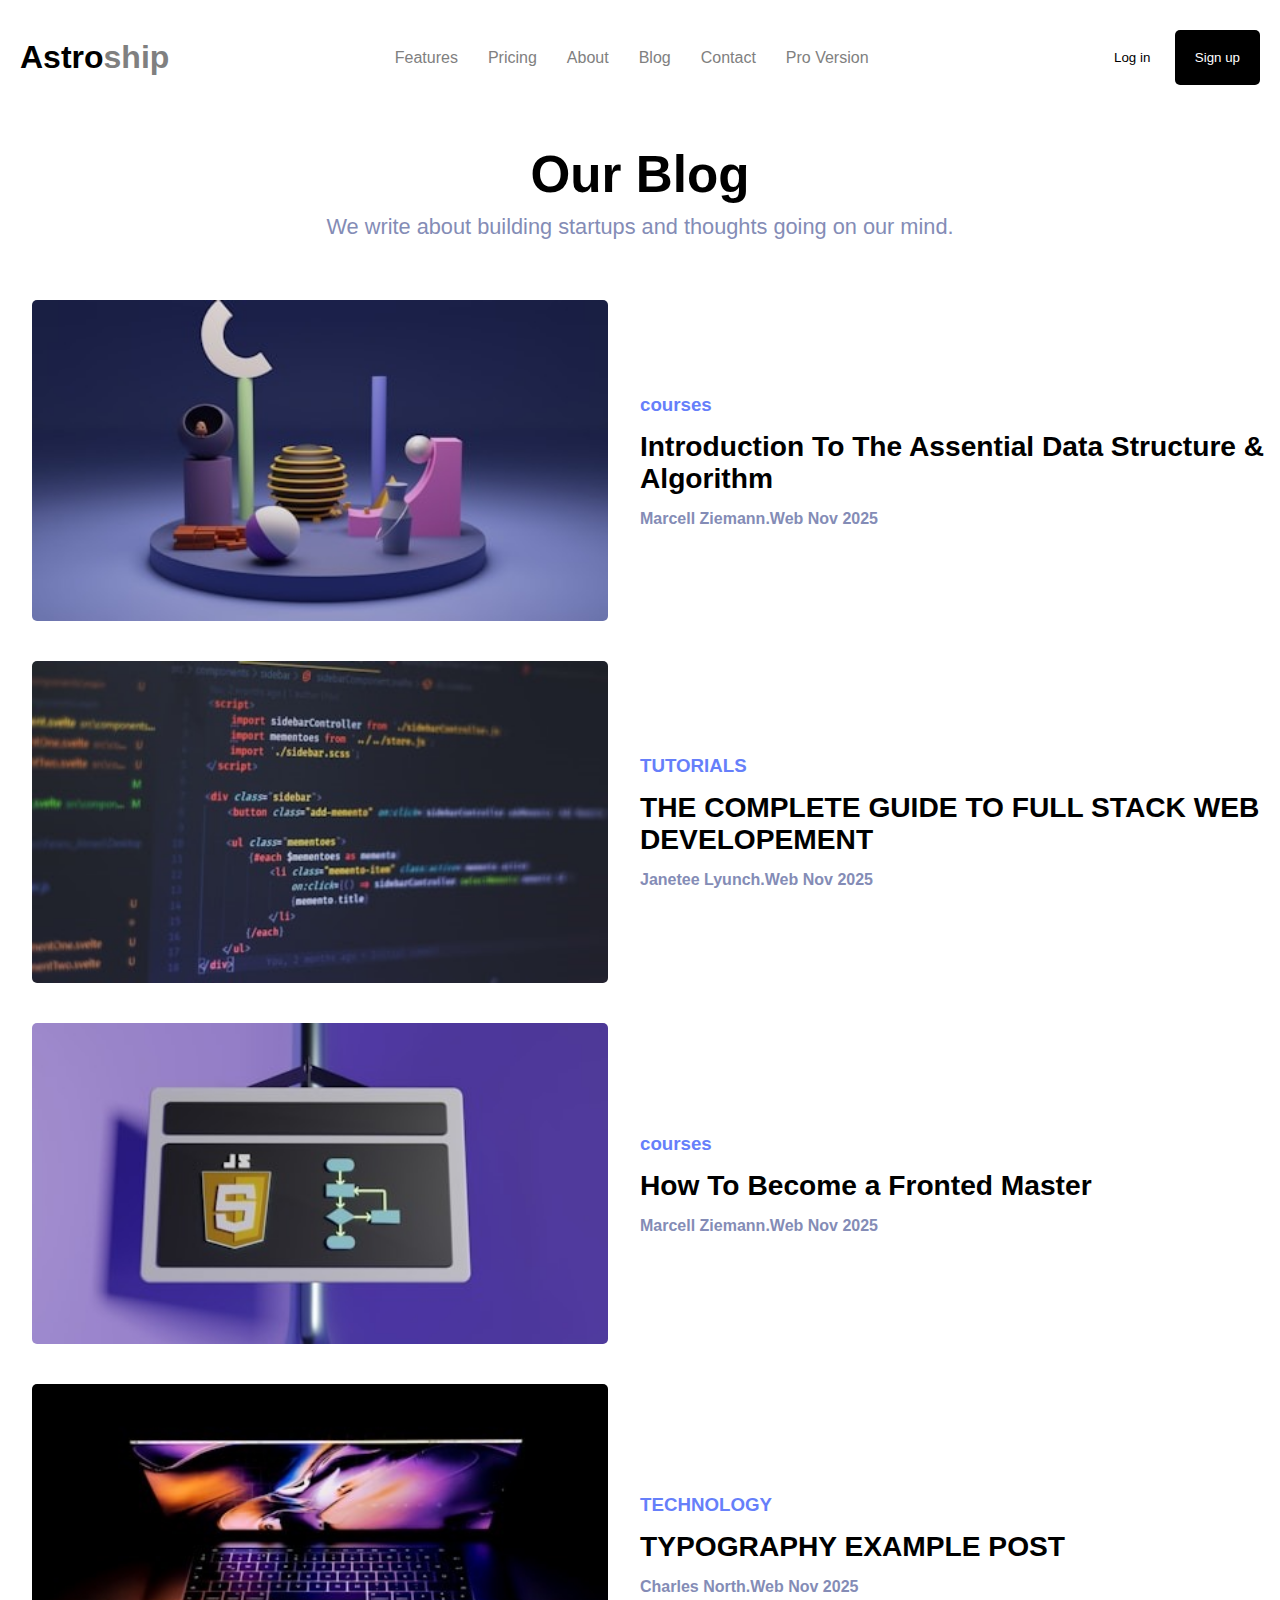
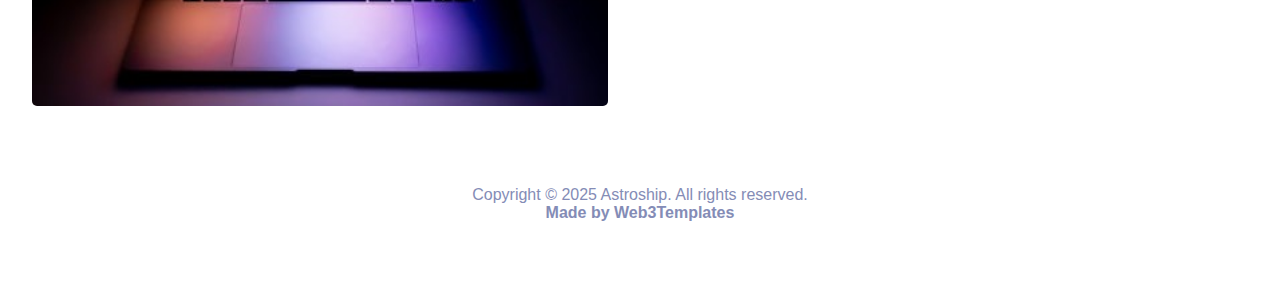
<file: blog.html>
<!DOCTYPE html>
<html lang="en">
<head>
    <meta charset="UTF-8">
    <meta name="viewport" content="width=device-width, initial-scale=1.0">
    <link rel="stylesheet" href="./blog.css">
    <title>Document</title>
</head>
<body>
    <!-- <div class="line">
    </div> -->
    <div class="header">
        <nav class="MainPage">
            <a href="./index.html"><h1 class="name"><strong>Astro</strong>ship</h1></a>
        </nav>
        <nav class="Pages">
            <a href="">Features</a>
            <a href="./prices.html">Pricing</a>
            <a href="./about.html">About</a>
            <a href="">Blog</a>
            <a href="./contact.html">Contact</a>
            <a href="">Pro Version</a>
        </nav>
        <div class="buttons">
            <button class="Login">Log in</button>
            <button class="Signup">Sign up</button>
        </div>
        <div class="hamburger">
            <i class="fa-solid fa-bars"></i>
        </div>
    </div>
    <div class="heading">
        <h1>Our Blog</h1>
        <p>We write about building startups and thoughts going on our mind.</p>
    </div>
    <div class="parent">
        <div class="left">
            <img src="./a.jpg" alt="">
        </div>
        <div class="right">
            <h3>courses</h3>
            <h2>Introduction To  The Assential Data Structure & Algorithm</h2>
            <h4>Marcell Ziemann.Web Nov 2025</h4>
        </div>
        
    </div>
    <div class="parent">
        <div class="left">
            <img src="./b.jpg" alt="">
        </div>
        <div class="right">
            <h3>TUTORIALS</h3>
            <h2>THE COMPLETE GUIDE TO FULL STACK WEB DEVELOPEMENT</h2>
            <h4>Janetee Lyunch.Web Nov 2025</h4>
        </div>
        
    </div>
    <div class="parent">
        <div class="left">
            <img src="./c.jpg" alt="">
        </div>
        <div class="right">
            <h3>courses</h3>
            <h2>How To Become a Fronted Master</h2>
            <h4>Marcell Ziemann.Web Nov 2025</h4>
        </div>
        
    </div>
    <div class="parent">
        <div class="left">
            <img src="./d.jpg" alt="">
        </div>
        <div class="right">
            <h3>TECHNOLOGY</h3>
            <h2>TYPOGRAPHY EXAMPLE POST</h2>
            <h4>Charles North.Web Nov 2025</h4>
        </div>
        
    </div>
     <footer class="footer">
        <p>Copyright © 2025 Astroship. All rights reserved.</p>
        <h4>Made by Web3Templates</h4>
    </footer>

</body>
</html>
</file>
<file: blog.css>
*{
    margin: 0;
    padding: 0;
    box-sizing: border-box;
    font-family: Arial, Helvetica, sans-serif;
}
body{
    /* width: 90%; */
    margin: auto;
    border-radius: 20px;
    /* box-shadow: 1px 1px 10px 1px; */
    margin-top: 10px;

}
.line{
    background-color: grey;
    width: 100%;
    height: 30px;
    border-top-left-radius: 20px;
    border-top-right-radius: 20px;
}
.header{
    width: 100%;
    display: flex;
    justify-content: space-between;
    align-items: center;
    padding: 20px;
}
.name strong{
    color: black;
}
.Pages{
    display: flex;
    gap : 30px
}
a{
    text-decoration: none;
    color: grey;
}
.Login{
    border: none;
    background-color: white;
    padding: 20px;
}
.Signup{
    border: none;
    background-color: black;
    color: white;
    padding: 20px;
    border-radius: 5px;
}
.heading{
    text-align: center;
    padding: 40px;
    width: 100%;
}
.heading h1{
    font-size: 4vw;
    padding-bottom: 10px;
}
.heading p{
    font-size: 1.7vw;
    color:  rgb(132, 140, 182);
}
.parent{
    width: 100%;
    display: flex;

}
.left{
    width: 50%;
    padding: 20px 0px;
    display: flex;
    justify-content: center;

}
.left img{
    border-radius: 5px;
    width: 90%;
}
.right{
    width: 50%;
    display: flex;
    flex-direction: column;
    gap: 15px;
    padding: 10px 0px;
   margin: auto;
}
.right h3{
    color: rgb(102, 127, 250) ;
}
.right h2{
    font-size: 2.2vw;
}
.right h4{
    color: rgb(132, 140, 182) ;
}
.footer{
    padding: 60px;
    text-align: center;
    margin: auto;
    color:rgb(132, 140, 182) ;
}
@media (min-width:931px) {
    .hamburger{
        display: none;
    }
}
@media (max-width: 930px){
    .Pages, .buttons{
        display: none;
    }}
    @media(max-width:1020px){
        .parent{
            display: flex;
            flex-direction: column;
            /* justify-content: center;
            text-align: center; */
        }
        .left{
            width: 100%;
            text-align: center;
        }
        .left img{
            width: 95%;

        }
        .right{
            display: flex;
            flex-direction: column;
            justify-content: left;
            padding: 10px;
            width: 100%;
        }
        .right h2{
            font-size: 3.5vw;
        }
    }
  @media(max-width:630px){
    .heading p{
        font-size: 3vw;
    }
  }
</file>
